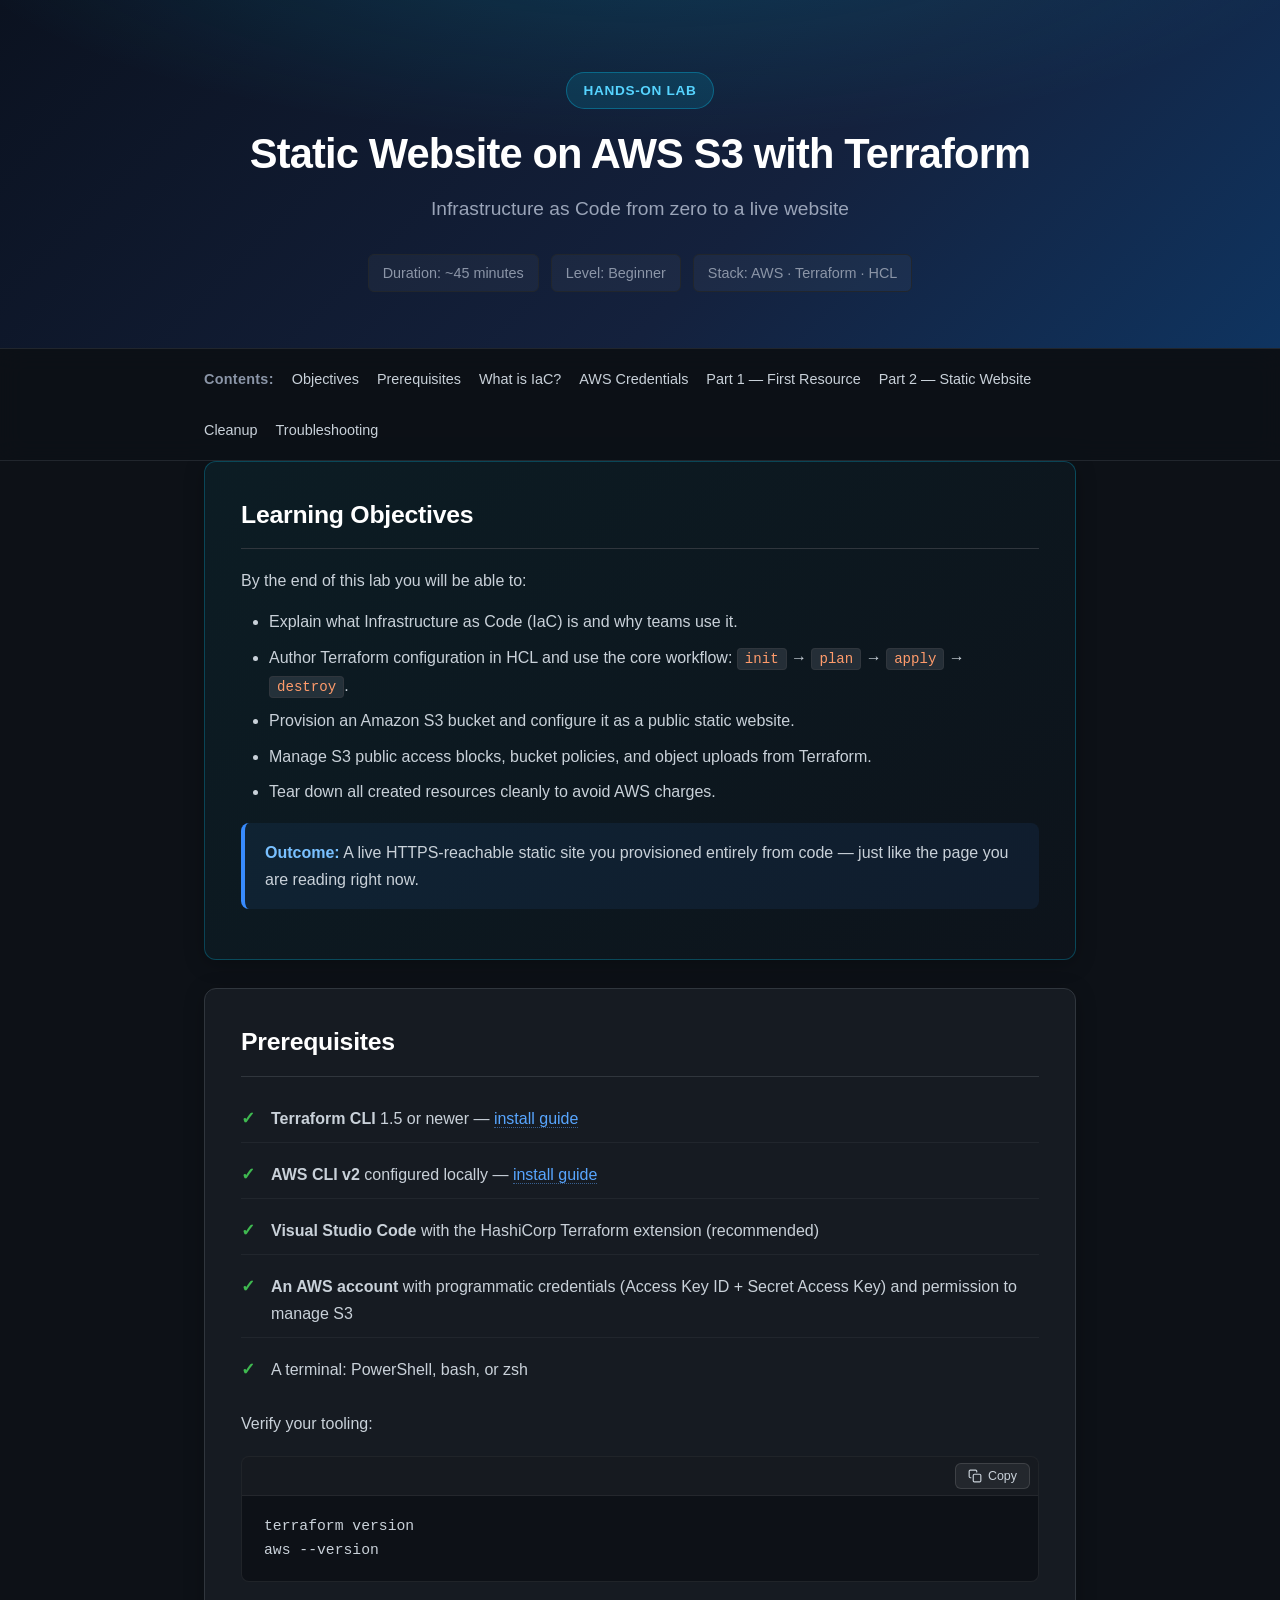
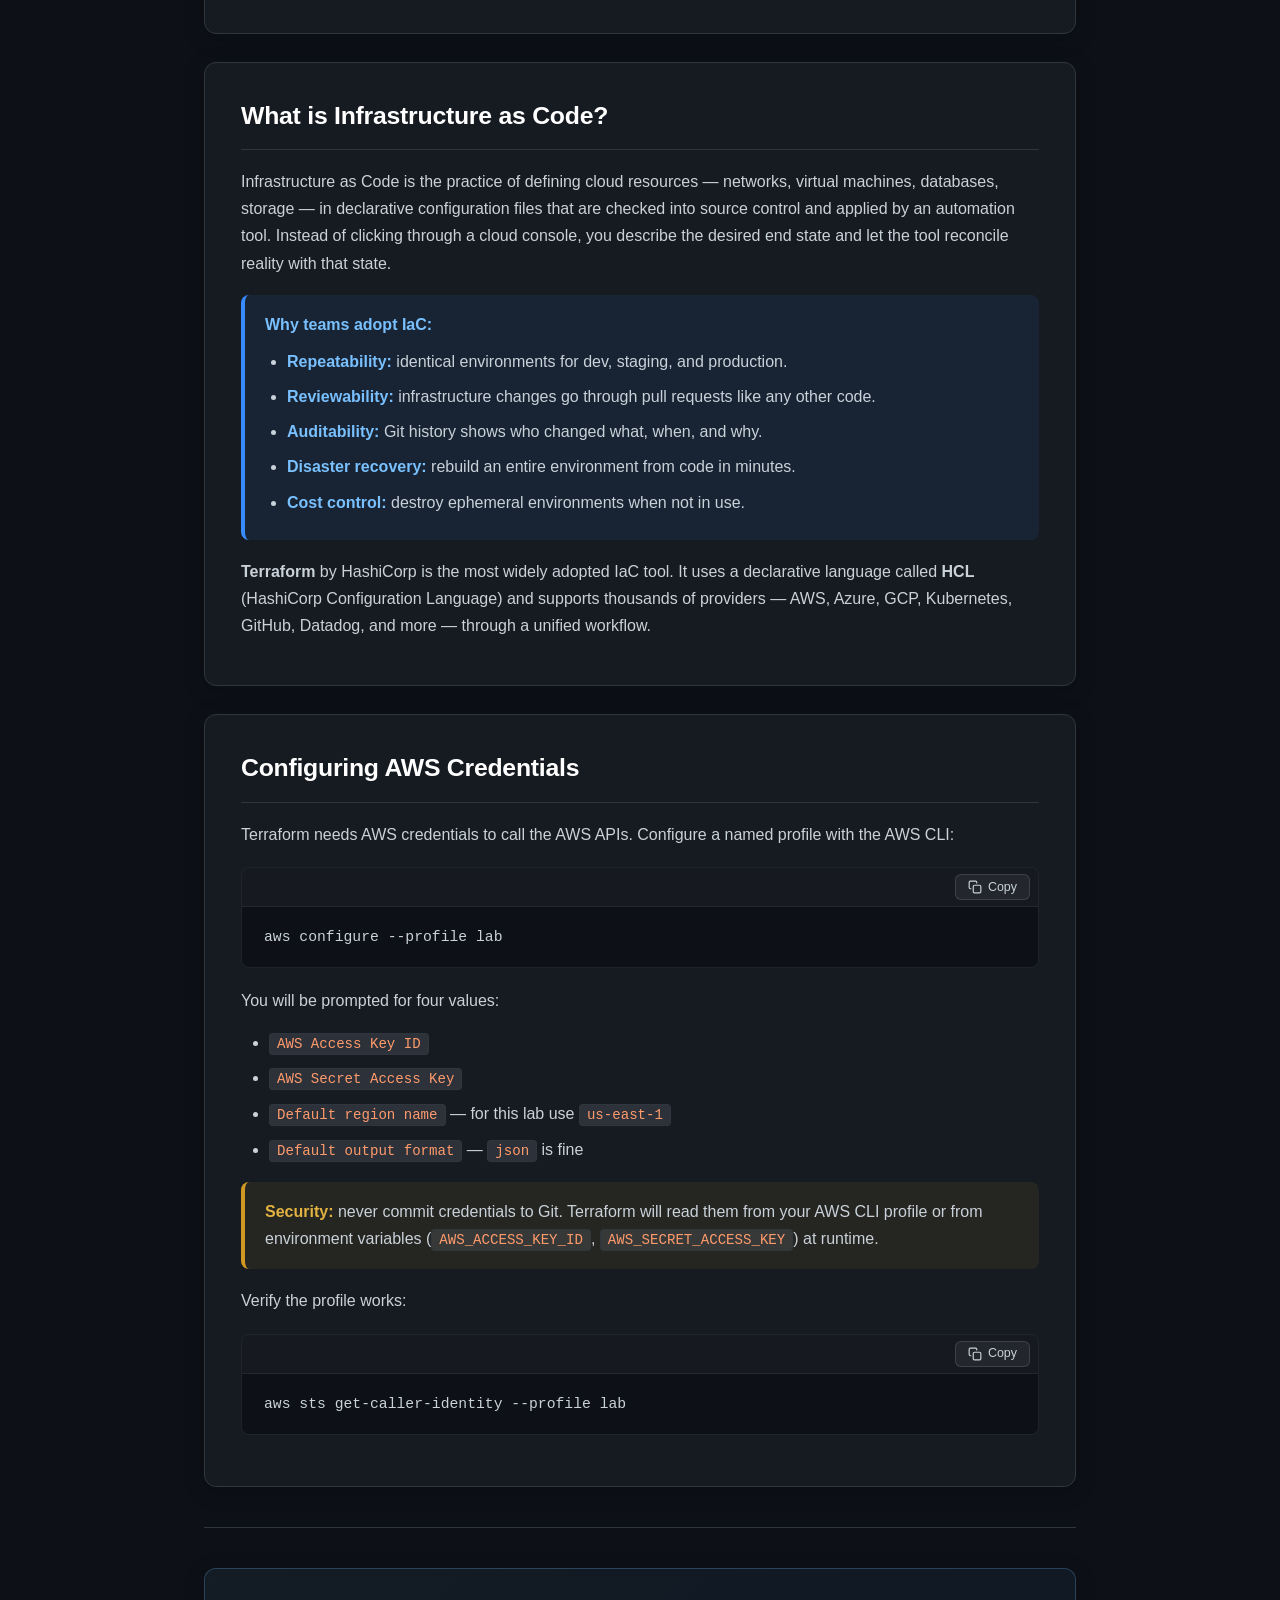
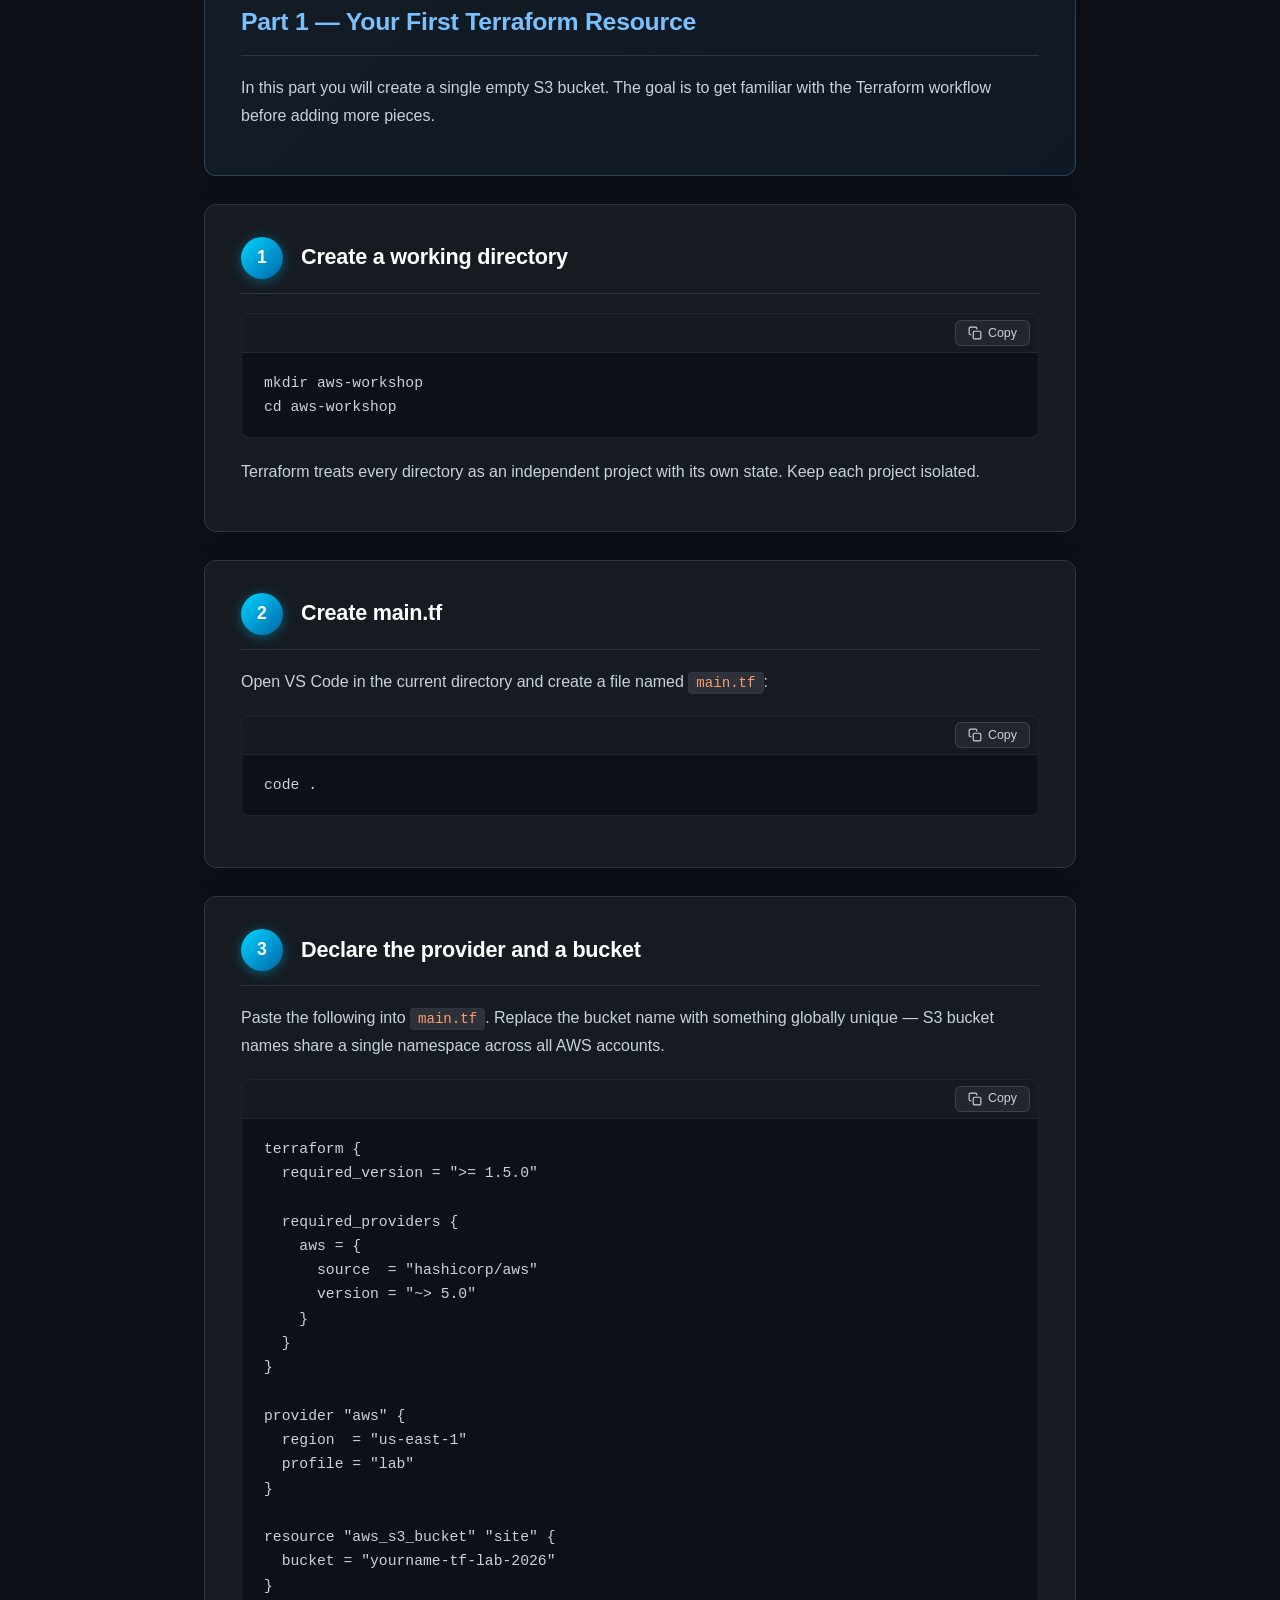
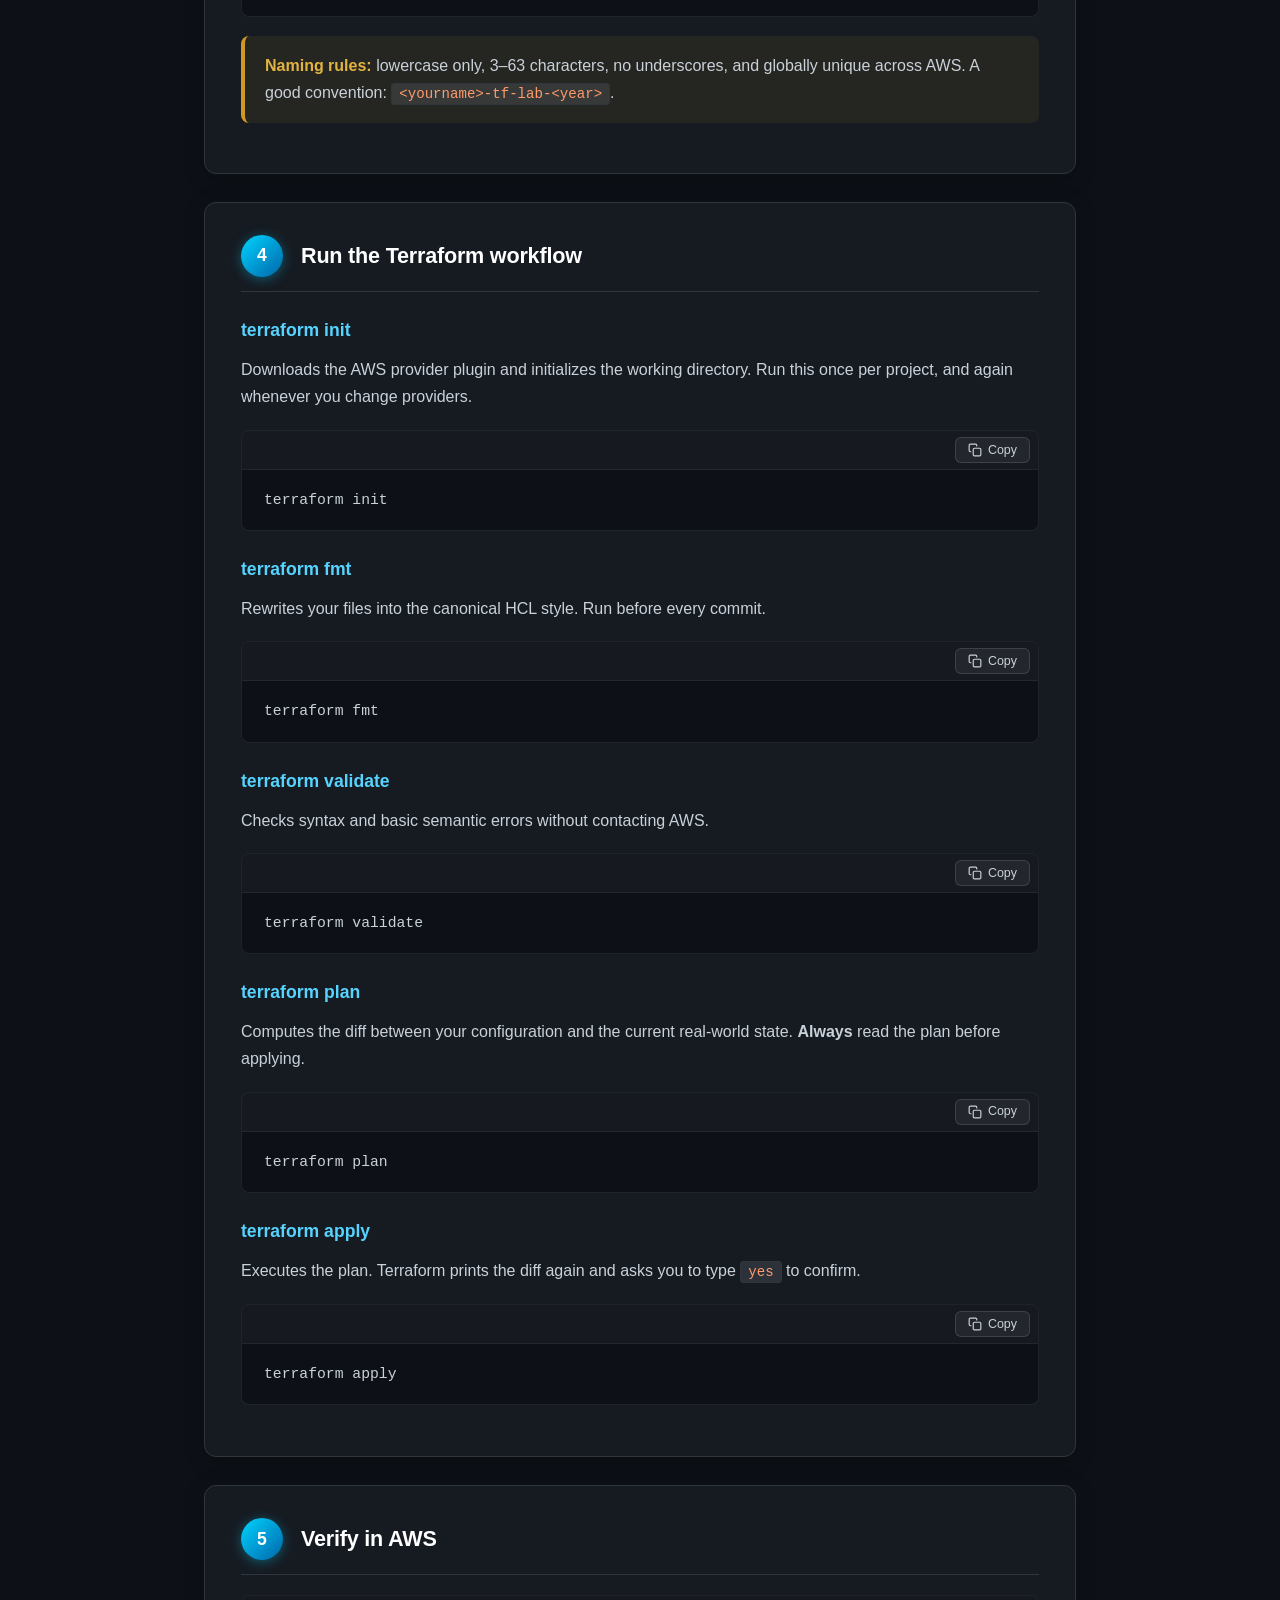
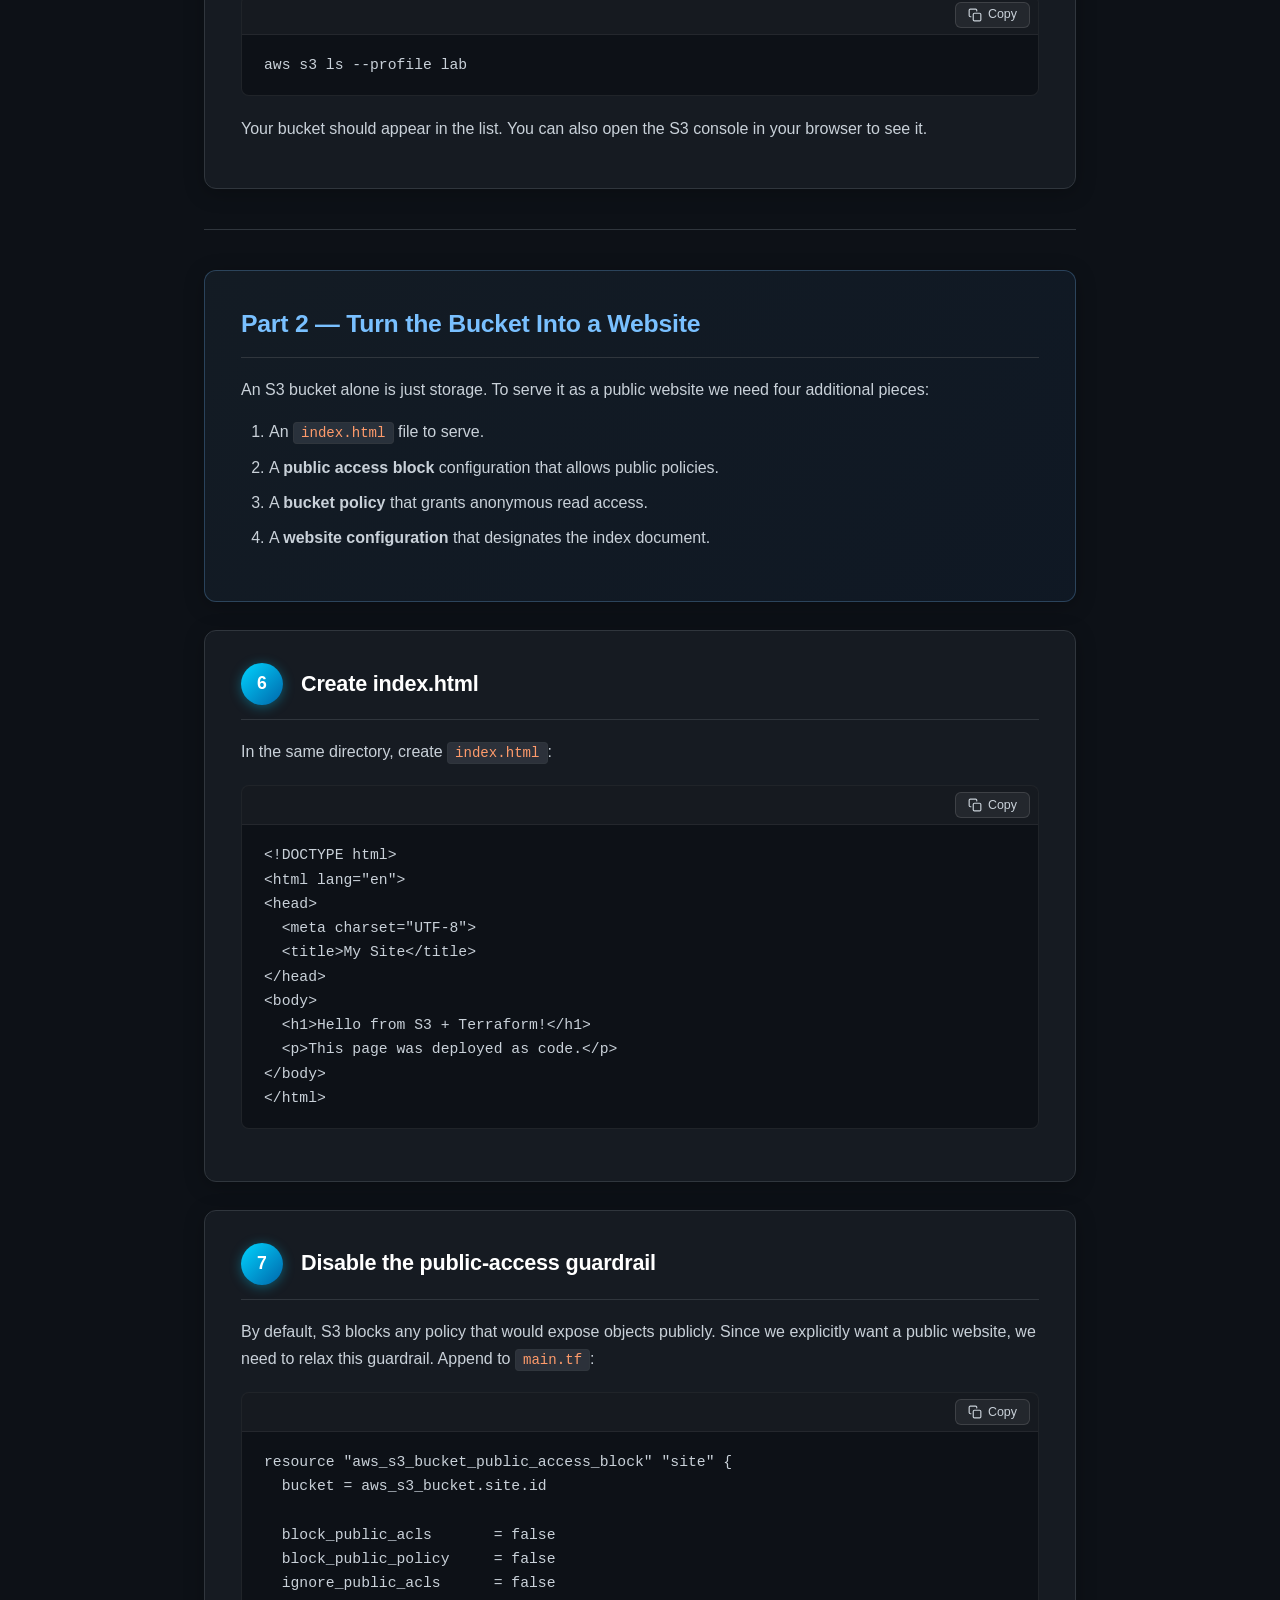
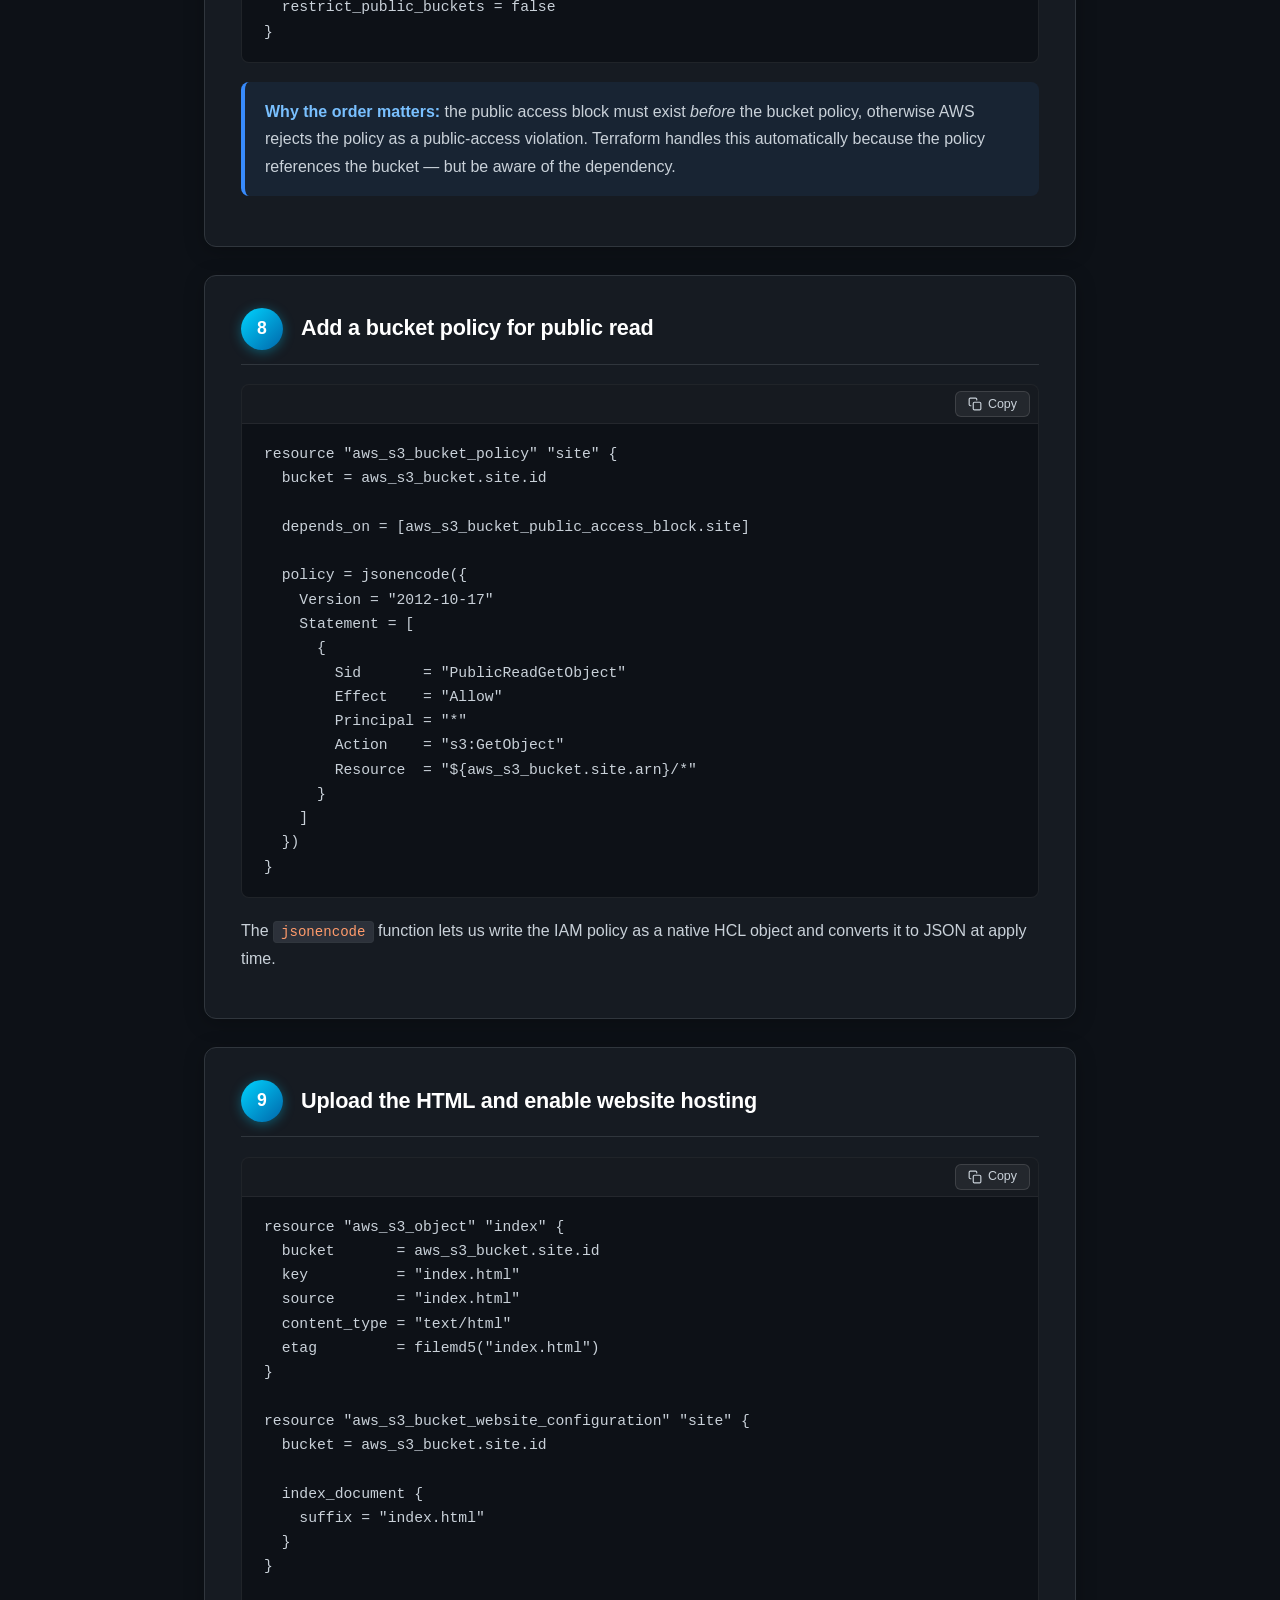
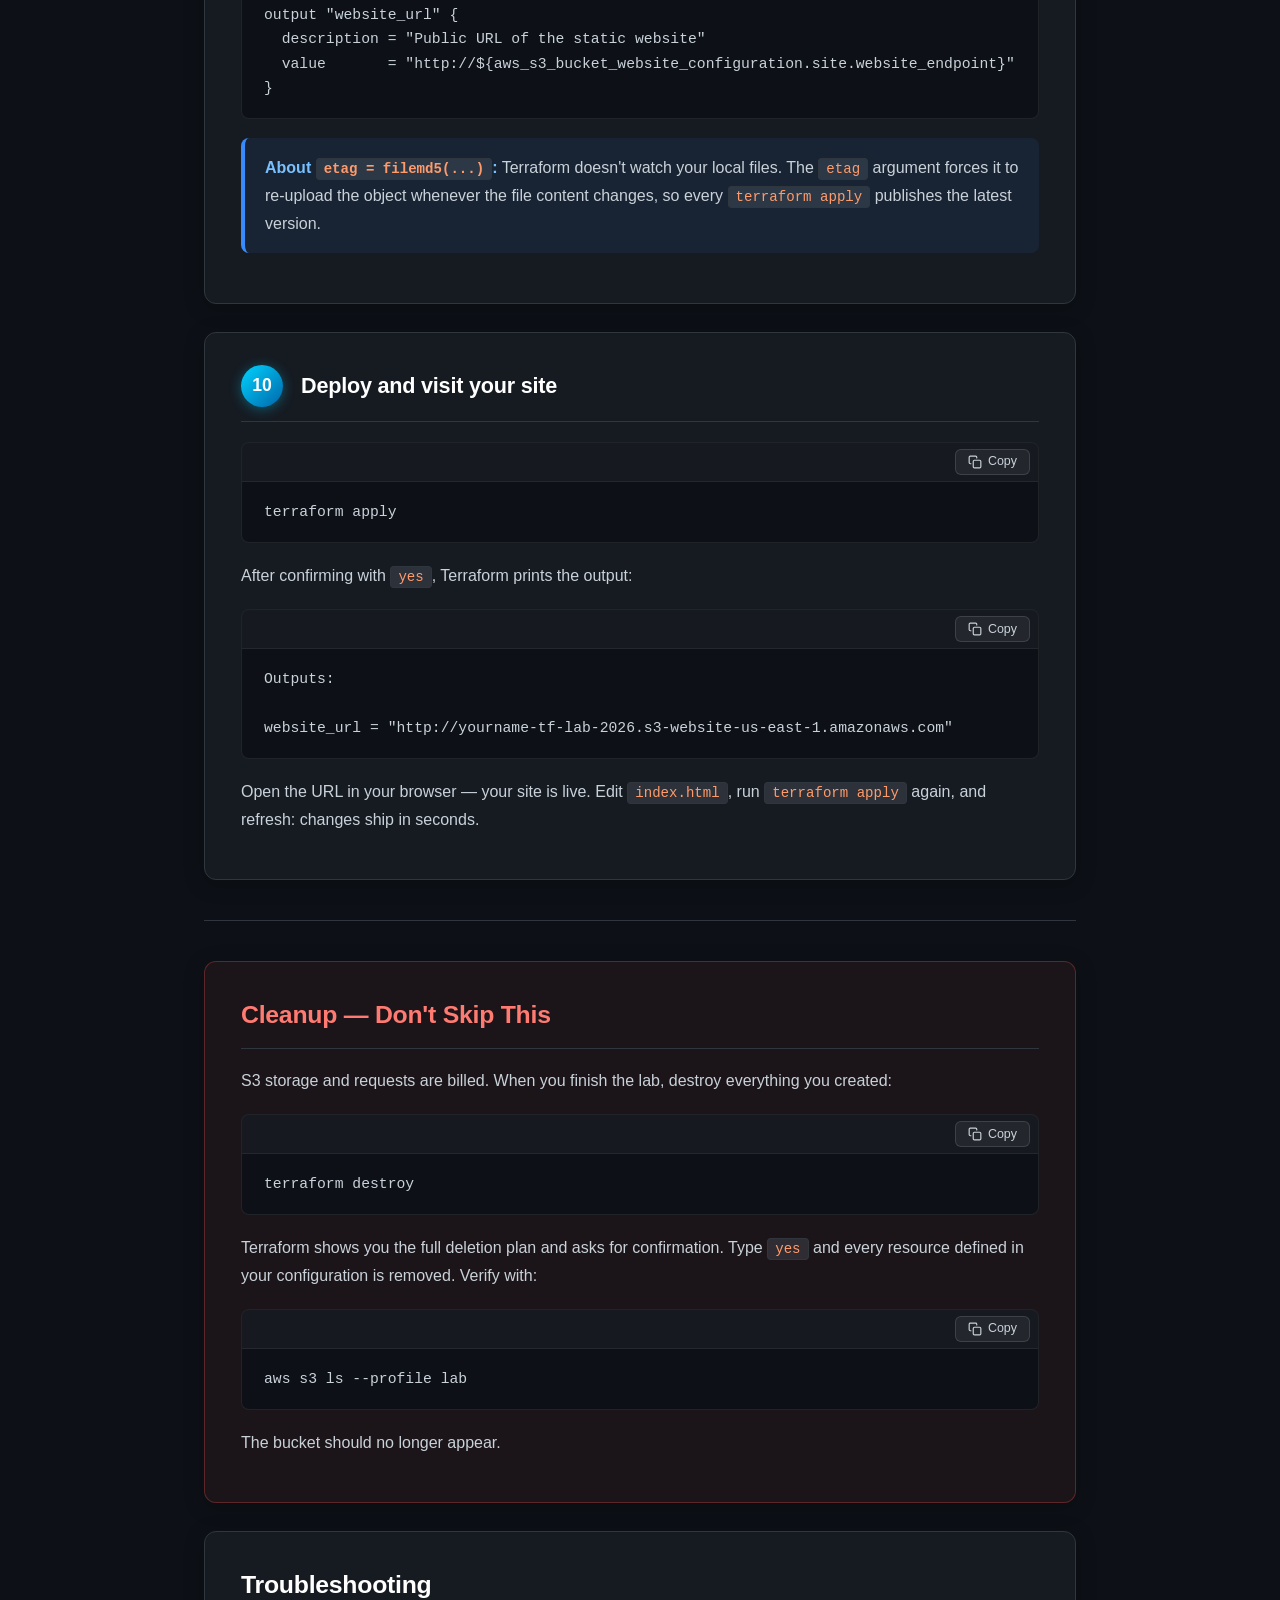
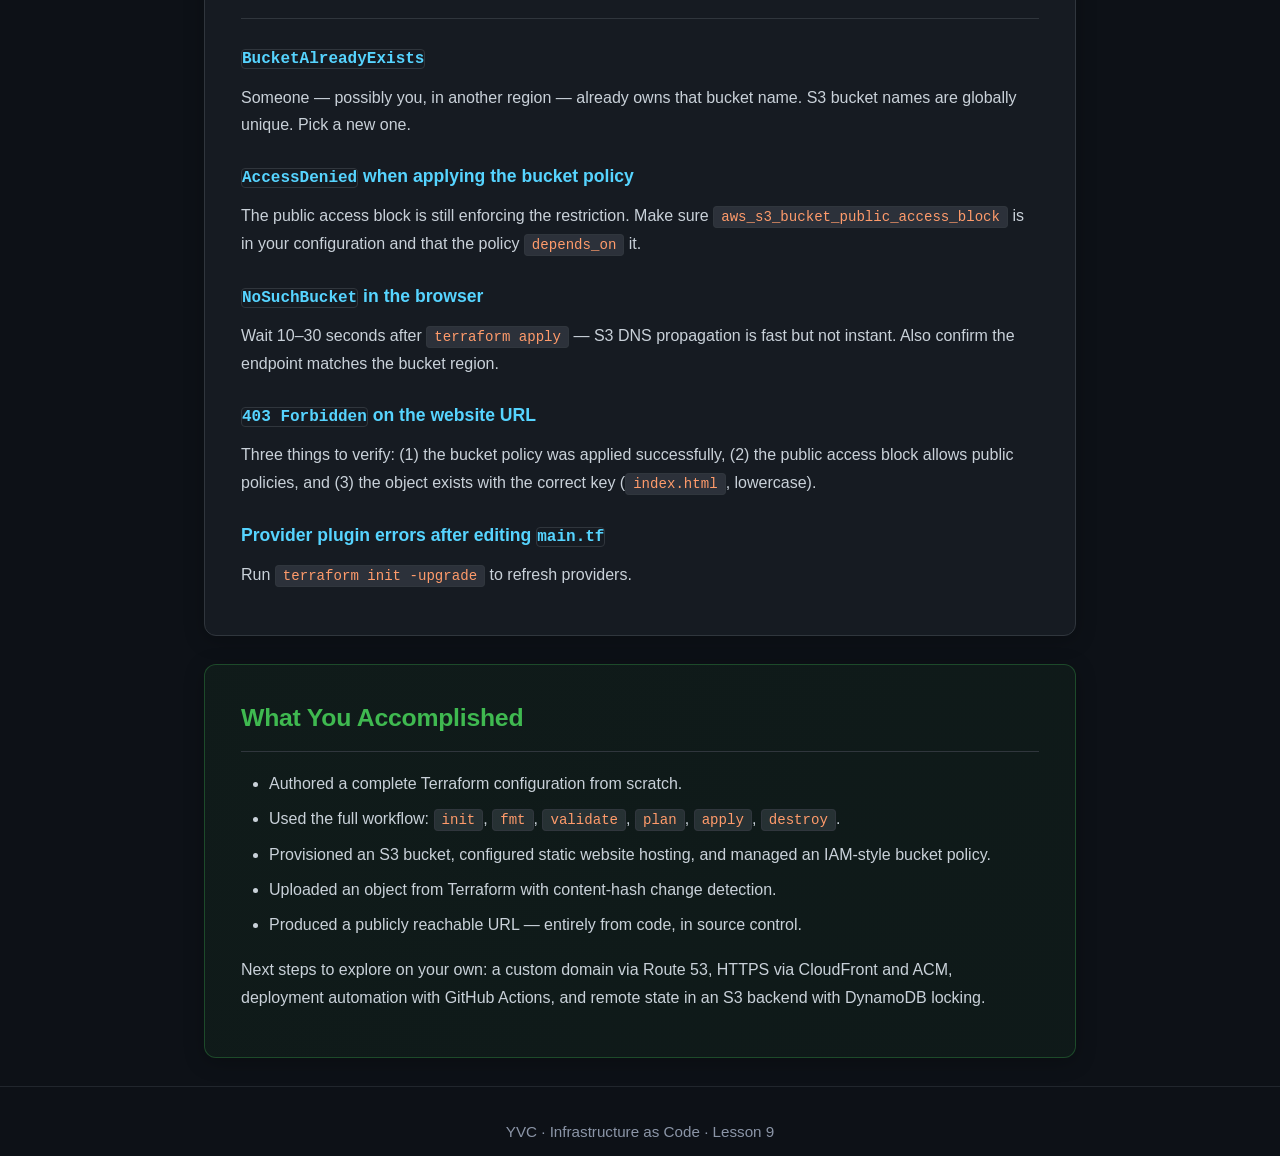
<file: website/index.html>
<!DOCTYPE html>
<html lang="en">
<head>
    <meta charset="UTF-8">
    <meta name="viewport" content="width=device-width, initial-scale=1.0">
    <title>Lab: Static Website on AWS S3 with Terraform</title>
    <link rel="stylesheet" href="style.css">
</head>
<body>
    <header>
        <div class="container">
            <div class="badge">Hands-On Lab</div>
            <h1>Static Website on AWS S3 with Terraform</h1>
            <p class="subtitle">Infrastructure as Code from zero to a live website</p>
            <div class="meta">
                <span>Duration: ~45 minutes</span>
                <span>Level: Beginner</span>
                <span>Stack: AWS · Terraform · HCL</span>
            </div>
        </div>
    </header>

    <nav class="toc">
        <div class="container">
            <strong>Contents:</strong>
            <a href="#objectives">Objectives</a>
            <a href="#prereqs">Prerequisites</a>
            <a href="#iac">What is IaC?</a>
            <a href="#credentials">AWS Credentials</a>
            <a href="#part1">Part 1 — First Resource</a>
            <a href="#part2">Part 2 — Static Website</a>
            <a href="#cleanup">Cleanup</a>
            <a href="#troubleshoot">Troubleshooting</a>
        </div>
    </nav>

    <main class="container">

        <section id="objectives" class="card intro">
            <h2>Learning Objectives</h2>
            <p>
                By the end of this lab you will be able to:
            </p>
            <ul>
                <li>Explain what Infrastructure as Code (IaC) is and why teams use it.</li>
                <li>Author Terraform configuration in HCL and use the core workflow: <code>init</code> → <code>plan</code> → <code>apply</code> → <code>destroy</code>.</li>
                <li>Provision an Amazon S3 bucket and configure it as a public static website.</li>
                <li>Manage S3 public access blocks, bucket policies, and object uploads from Terraform.</li>
                <li>Tear down all created resources cleanly to avoid AWS charges.</li>
            </ul>
            <div class="info-box">
                <strong>Outcome:</strong> A live HTTPS-reachable static site you provisioned entirely from code — just like the page you are reading right now.
            </div>
        </section>

        <section id="prereqs" class="card">
            <h2>Prerequisites</h2>
            <ul class="check-list">
                <li><strong>Terraform CLI</strong> 1.5 or newer — <a href="https://developer.hashicorp.com/terraform/install" target="_blank">install guide</a></li>
                <li><strong>AWS CLI v2</strong> configured locally — <a href="https://docs.aws.amazon.com/cli/latest/userguide/getting-started-install.html" target="_blank">install guide</a></li>
                <li><strong>Visual Studio Code</strong> with the HashiCorp Terraform extension (recommended)</li>
                <li><strong>An AWS account</strong> with programmatic credentials (Access Key ID + Secret Access Key) and permission to manage S3</li>
                <li>A terminal: PowerShell, bash, or zsh</li>
            </ul>
            <p>Verify your tooling:</p>
<pre><code>terraform version
aws --version</code></pre>
        </section>

        <section id="iac" class="card">
            <h2>What is Infrastructure as Code?</h2>
            <p>
                Infrastructure as Code is the practice of defining cloud resources — networks, virtual machines, databases, storage — in
                declarative configuration files that are checked into source control and applied by an automation tool.
                Instead of clicking through a cloud console, you describe the desired end state and let the tool reconcile reality with that state.
            </p>
            <div class="info-box">
                <strong>Why teams adopt IaC:</strong>
                <ul>
                    <li><strong>Repeatability:</strong> identical environments for dev, staging, and production.</li>
                    <li><strong>Reviewability:</strong> infrastructure changes go through pull requests like any other code.</li>
                    <li><strong>Auditability:</strong> Git history shows who changed what, when, and why.</li>
                    <li><strong>Disaster recovery:</strong> rebuild an entire environment from code in minutes.</li>
                    <li><strong>Cost control:</strong> destroy ephemeral environments when not in use.</li>
                </ul>
            </div>
            <p>
                <strong>Terraform</strong> by HashiCorp is the most widely adopted IaC tool. It uses a declarative language called
                <strong>HCL</strong> (HashiCorp Configuration Language) and supports thousands of providers — AWS, Azure, GCP, Kubernetes,
                GitHub, Datadog, and more — through a unified workflow.
            </p>
        </section>

        <section id="credentials" class="card">
            <h2>Configuring AWS Credentials</h2>
            <p>Terraform needs AWS credentials to call the AWS APIs. Configure a named profile with the AWS CLI:</p>
<pre><code>aws configure --profile lab</code></pre>
            <p>You will be prompted for four values:</p>
            <ul>
                <li><code>AWS Access Key ID</code></li>
                <li><code>AWS Secret Access Key</code></li>
                <li><code>Default region name</code> — for this lab use <code>us-east-1</code></li>
                <li><code>Default output format</code> — <code>json</code> is fine</li>
            </ul>
            <div class="warning-box">
                <strong>Security:</strong> never commit credentials to Git. Terraform will read them from your AWS CLI profile or from
                environment variables (<code>AWS_ACCESS_KEY_ID</code>, <code>AWS_SECRET_ACCESS_KEY</code>) at runtime.
            </div>
            <p>Verify the profile works:</p>
<pre><code>aws sts get-caller-identity --profile lab</code></pre>
        </section>

        <hr>

        <section id="part1" class="card highlight">
            <h2>Part 1 — Your First Terraform Resource</h2>
            <p>
                In this part you will create a single empty S3 bucket. The goal is to get familiar with the Terraform workflow
                before adding more pieces.
            </p>
        </section>

        <section class="card step">
            <div class="step-header">
                <span class="step-num">1</span>
                <h2>Create a working directory</h2>
            </div>
<pre><code>mkdir aws-workshop
cd aws-workshop</code></pre>
            <p>Terraform treats every directory as an independent project with its own state. Keep each project isolated.</p>
        </section>

        <section class="card step">
            <div class="step-header">
                <span class="step-num">2</span>
                <h2>Create main.tf</h2>
            </div>
            <p>Open VS Code in the current directory and create a file named <code>main.tf</code>:</p>
<pre><code>code .</code></pre>
        </section>

        <section class="card step">
            <div class="step-header">
                <span class="step-num">3</span>
                <h2>Declare the provider and a bucket</h2>
            </div>
            <p>Paste the following into <code>main.tf</code>. Replace the bucket name with something globally unique — S3 bucket names share a single namespace across all AWS accounts.</p>
<pre><code>terraform {
  required_version = "&gt;= 1.5.0"

  required_providers {
    aws = {
      source  = "hashicorp/aws"
      version = "~&gt; 5.0"
    }
  }
}

provider "aws" {
  region  = "us-east-1"
  profile = "lab"
}

resource "aws_s3_bucket" "site" {
  bucket = "yourname-tf-lab-2026"
}</code></pre>
            <div class="warning-box">
                <strong>Naming rules:</strong> lowercase only, 3–63 characters, no underscores, and globally unique across AWS.
                A good convention: <code>&lt;yourname&gt;-tf-lab-&lt;year&gt;</code>.
            </div>
        </section>

        <section class="card step">
            <div class="step-header">
                <span class="step-num">4</span>
                <h2>Run the Terraform workflow</h2>
            </div>

            <h3>terraform init</h3>
            <p>Downloads the AWS provider plugin and initializes the working directory. Run this once per project, and again whenever you change providers.</p>
<pre><code>terraform init</code></pre>

            <h3>terraform fmt</h3>
            <p>Rewrites your files into the canonical HCL style. Run before every commit.</p>
<pre><code>terraform fmt</code></pre>

            <h3>terraform validate</h3>
            <p>Checks syntax and basic semantic errors without contacting AWS.</p>
<pre><code>terraform validate</code></pre>

            <h3>terraform plan</h3>
            <p>Computes the diff between your configuration and the current real-world state. <strong>Always</strong> read the plan before applying.</p>
<pre><code>terraform plan</code></pre>

            <h3>terraform apply</h3>
            <p>Executes the plan. Terraform prints the diff again and asks you to type <code>yes</code> to confirm.</p>
<pre><code>terraform apply</code></pre>
        </section>

        <section class="card step">
            <div class="step-header">
                <span class="step-num">5</span>
                <h2>Verify in AWS</h2>
            </div>
<pre><code>aws s3 ls --profile lab</code></pre>
            <p>Your bucket should appear in the list. You can also open the S3 console in your browser to see it.</p>
        </section>

        <hr>

        <section id="part2" class="card highlight">
            <h2>Part 2 — Turn the Bucket Into a Website</h2>
            <p>
                An S3 bucket alone is just storage. To serve it as a public website we need four additional pieces:
            </p>
            <ol>
                <li>An <code>index.html</code> file to serve.</li>
                <li>A <strong>public access block</strong> configuration that allows public policies.</li>
                <li>A <strong>bucket policy</strong> that grants anonymous read access.</li>
                <li>A <strong>website configuration</strong> that designates the index document.</li>
            </ol>
        </section>

        <section class="card step">
            <div class="step-header">
                <span class="step-num">6</span>
                <h2>Create index.html</h2>
            </div>
            <p>In the same directory, create <code>index.html</code>:</p>
<pre><code>&lt;!DOCTYPE html&gt;
&lt;html lang="en"&gt;
&lt;head&gt;
  &lt;meta charset="UTF-8"&gt;
  &lt;title&gt;My Site&lt;/title&gt;
&lt;/head&gt;
&lt;body&gt;
  &lt;h1&gt;Hello from S3 + Terraform!&lt;/h1&gt;
  &lt;p&gt;This page was deployed as code.&lt;/p&gt;
&lt;/body&gt;
&lt;/html&gt;</code></pre>
        </section>

        <section class="card step">
            <div class="step-header">
                <span class="step-num">7</span>
                <h2>Disable the public-access guardrail</h2>
            </div>
            <p>
                By default, S3 blocks any policy that would expose objects publicly. Since we explicitly want a public website,
                we need to relax this guardrail. Append to <code>main.tf</code>:
            </p>
<pre><code>resource "aws_s3_bucket_public_access_block" "site" {
  bucket = aws_s3_bucket.site.id

  block_public_acls       = false
  block_public_policy     = false
  ignore_public_acls      = false
  restrict_public_buckets = false
}</code></pre>
            <div class="info-box">
                <strong>Why the order matters:</strong> the public access block must exist <em>before</em> the bucket policy,
                otherwise AWS rejects the policy as a public-access violation. Terraform handles this automatically because the
                policy references the bucket — but be aware of the dependency.
            </div>
        </section>

        <section class="card step">
            <div class="step-header">
                <span class="step-num">8</span>
                <h2>Add a bucket policy for public read</h2>
            </div>
<pre><code>resource "aws_s3_bucket_policy" "site" {
  bucket = aws_s3_bucket.site.id

  depends_on = [aws_s3_bucket_public_access_block.site]

  policy = jsonencode({
    Version = "2012-10-17"
    Statement = [
      {
        Sid       = "PublicReadGetObject"
        Effect    = "Allow"
        Principal = "*"
        Action    = "s3:GetObject"
        Resource  = "${aws_s3_bucket.site.arn}/*"
      }
    ]
  })
}</code></pre>
            <p>The <code>jsonencode</code> function lets us write the IAM policy as a native HCL object and converts it to JSON at apply time.</p>
        </section>

        <section class="card step">
            <div class="step-header">
                <span class="step-num">9</span>
                <h2>Upload the HTML and enable website hosting</h2>
            </div>
<pre><code>resource "aws_s3_object" "index" {
  bucket       = aws_s3_bucket.site.id
  key          = "index.html"
  source       = "index.html"
  content_type = "text/html"
  etag         = filemd5("index.html")
}

resource "aws_s3_bucket_website_configuration" "site" {
  bucket = aws_s3_bucket.site.id

  index_document {
    suffix = "index.html"
  }
}

output "website_url" {
  description = "Public URL of the static website"
  value       = "http://${aws_s3_bucket_website_configuration.site.website_endpoint}"
}</code></pre>
            <div class="info-box">
                <strong>About <code>etag = filemd5(...)</code>:</strong> Terraform doesn't watch your local files. The <code>etag</code>
                argument forces it to re-upload the object whenever the file content changes, so every <code>terraform apply</code> publishes the latest version.
            </div>
        </section>

        <section class="card step">
            <div class="step-header">
                <span class="step-num">10</span>
                <h2>Deploy and visit your site</h2>
            </div>
<pre><code>terraform apply</code></pre>
            <p>After confirming with <code>yes</code>, Terraform prints the output:</p>
<pre><code>Outputs:

website_url = "http://yourname-tf-lab-2026.s3-website-us-east-1.amazonaws.com"</code></pre>
            <p>Open the URL in your browser — your site is live. Edit <code>index.html</code>, run <code>terraform apply</code> again, and refresh: changes ship in seconds.</p>
        </section>

        <hr>

        <section id="cleanup" class="card danger">
            <h2>Cleanup — Don't Skip This</h2>
            <p>
                S3 storage and requests are billed. When you finish the lab, destroy everything you created:
            </p>
<pre><code>terraform destroy</code></pre>
            <p>
                Terraform shows you the full deletion plan and asks for confirmation. Type <code>yes</code> and every resource defined in your
                configuration is removed. Verify with:
            </p>
<pre><code>aws s3 ls --profile lab</code></pre>
            <p>The bucket should no longer appear.</p>
        </section>

        <section id="troubleshoot" class="card">
            <h2>Troubleshooting</h2>

            <h3><code>BucketAlreadyExists</code></h3>
            <p>Someone — possibly you, in another region — already owns that bucket name. S3 bucket names are globally unique. Pick a new one.</p>

            <h3><code>AccessDenied</code> when applying the bucket policy</h3>
            <p>The public access block is still enforcing the restriction. Make sure <code>aws_s3_bucket_public_access_block</code> is in your configuration and that the policy <code>depends_on</code> it.</p>

            <h3><code>NoSuchBucket</code> in the browser</h3>
            <p>Wait 10–30 seconds after <code>terraform apply</code> — S3 DNS propagation is fast but not instant. Also confirm the endpoint matches the bucket region.</p>

            <h3><code>403 Forbidden</code> on the website URL</h3>
            <p>Three things to verify: (1) the bucket policy was applied successfully, (2) the public access block allows public policies, and (3) the object exists with the correct key (<code>index.html</code>, lowercase).</p>

            <h3>Provider plugin errors after editing <code>main.tf</code></h3>
            <p>Run <code>terraform init -upgrade</code> to refresh providers.</p>
        </section>

        <section class="card success">
            <h2>What You Accomplished</h2>
            <ul>
                <li>Authored a complete Terraform configuration from scratch.</li>
                <li>Used the full workflow: <code>init</code>, <code>fmt</code>, <code>validate</code>, <code>plan</code>, <code>apply</code>, <code>destroy</code>.</li>
                <li>Provisioned an S3 bucket, configured static website hosting, and managed an IAM-style bucket policy.</li>
                <li>Uploaded an object from Terraform with content-hash change detection.</li>
                <li>Produced a publicly reachable URL — entirely from code, in source control.</li>
            </ul>
            <p>
                Next steps to explore on your own: a custom domain via Route 53, HTTPS via CloudFront and ACM,
                deployment automation with GitHub Actions, and remote state in an S3 backend with DynamoDB locking.
            </p>
        </section>

    </main>

    <footer>
        <div class="container">
            <p>YVC · Infrastructure as Code · Lesson 9</p>
        </div>
    </footer>
    <script>
    (function () {
      const ICON_COPY = '<svg viewBox="0 0 24 24" width="14" height="14" fill="none" stroke="currentColor" stroke-width="2" stroke-linecap="round" stroke-linejoin="round" aria-hidden="true"><rect x="9" y="9" width="13" height="13" rx="2" ry="2"></rect><path d="M5 15H4a2 2 0 0 1-2-2V4a2 2 0 0 1 2-2h9a2 2 0 0 1 2 2v1"></path></svg>';
      const ICON_OK = '<svg viewBox="0 0 24 24" width="14" height="14" fill="none" stroke="currentColor" stroke-width="2.5" stroke-linecap="round" stroke-linejoin="round" aria-hidden="true"><polyline points="20 6 9 17 4 12"></polyline></svg>';

      document.querySelectorAll('pre').forEach(function (pre) {
        // Wrap the <pre> in a container and put the button in a header bar
        // ABOVE it, so selecting the code with the mouse never includes the
        // button text.
        const wrapper = document.createElement('div');
        wrapper.className = 'code-block';
        const header = document.createElement('div');
        header.className = 'code-header';

        const btn = document.createElement('button');
        btn.type = 'button';
        btn.className = 'copy-btn';
        btn.setAttribute('aria-label', 'Copy code to clipboard');
        btn.innerHTML = ICON_COPY + '<span>Copy</span>';

        header.appendChild(btn);
        pre.parentNode.insertBefore(wrapper, pre);
        wrapper.appendChild(header);
        wrapper.appendChild(pre);

        btn.addEventListener('click', async function () {
          const codeEl = pre.querySelector('code') || pre;
          const text = codeEl.innerText.replace(/\s+$/, '');
          try {
            await navigator.clipboard.writeText(text);
          } catch (_) {
            const ta = document.createElement('textarea');
            ta.value = text;
            ta.style.position = 'fixed';
            ta.style.opacity = '0';
            document.body.appendChild(ta);
            ta.select();
            try { document.execCommand('copy'); } catch (e) {}
            ta.remove();
          }
          btn.classList.add('copied');
          btn.innerHTML = ICON_OK + '<span>Copied!</span>';
          setTimeout(function () {
            btn.classList.remove('copied');
            btn.innerHTML = ICON_COPY + '<span>Copy</span>';
          }, 1600);
        });
      });
    })();
    </script></body>
</html>
</file>
<file: website/style.css>
* {
    margin: 0;
    padding: 0;
    box-sizing: border-box;
}

html {
    scroll-behavior: smooth;
    scroll-padding-top: 80px;
}

body {
    font-family: -apple-system, BlinkMacSystemFont, 'Inter', 'Segoe UI', Roboto, Helvetica, Arial, sans-serif;
    background: #0d1117;
    color: #c9d1d9;
    line-height: 1.7;
    min-height: 100vh;
    -webkit-font-smoothing: antialiased;
    -moz-osx-font-smoothing: grayscale;
}

.container {
    max-width: 920px;
    margin: 0 auto;
    padding: 0 24px;
}

/* ───────── Header ───────── */
header {
    background:
        radial-gradient(1200px 400px at 50% -100px, rgba(0, 212, 255, 0.18), transparent 60%),
        linear-gradient(135deg, #0b1220 0%, #14213d 60%, #0f3460 100%);
    padding: 72px 0 56px;
    text-align: center;
    border-bottom: 1px solid #21262d;
}

.badge {
    display: inline-block;
    background: rgba(0, 212, 255, 0.12);
    color: #56d4ff;
    padding: 6px 16px;
    border-radius: 999px;
    font-size: 0.85rem;
    font-weight: 600;
    letter-spacing: 0.05em;
    text-transform: uppercase;
    margin-bottom: 20px;
    border: 1px solid rgba(0, 212, 255, 0.3);
}

header h1 {
    font-size: 2.6rem;
    color: #ffffff;
    margin-bottom: 14px;
    font-weight: 700;
    letter-spacing: -0.02em;
    line-height: 1.2;
}

.subtitle {
    font-size: 1.2rem;
    color: #9aa4b8;
    margin-bottom: 28px;
    font-weight: 400;
}

.meta {
    display: flex;
    justify-content: center;
    gap: 12px;
    flex-wrap: wrap;
    font-size: 0.9rem;
    color: #8b95a7;
}

.meta span {
    background: rgba(255, 255, 255, 0.04);
    border: 1px solid #21262d;
    padding: 6px 14px;
    border-radius: 6px;
}

/* ───────── TOC ───────── */
.toc {
    background: rgba(13, 17, 23, 0.92);
    backdrop-filter: blur(12px);
    -webkit-backdrop-filter: blur(12px);
    border-bottom: 1px solid #21262d;
    position: sticky;
    top: 0;
    z-index: 50;
    padding: 14px 0;
}

.toc .container {
    display: flex;
    align-items: center;
    gap: 18px;
    flex-wrap: wrap;
    font-size: 0.9rem;
}

.toc strong {
    color: #8b95a7;
    font-weight: 600;
    letter-spacing: 0.02em;
}

.toc a {
    color: #c9d1d9;
    text-decoration: none;
    border-bottom: none;
    padding: 4px 0;
    transition: color 0.15s ease;
}

.toc a:hover {
    color: #56d4ff;
}

/* ───────── Main ───────── */
main {
    padding: 48px 0 64px;
}

.card {
    background: #161b22;
    border: 1px solid #30363d;
    border-radius: 12px;
    padding: 32px 36px;
    margin-bottom: 28px;
    box-shadow: 0 4px 20px rgba(0, 0, 0, 0.25);
}

.card h2 {
    color: #ffffff;
    font-size: 1.55rem;
    margin-bottom: 18px;
    padding-bottom: 12px;
    border-bottom: 1px solid #30363d;
    font-weight: 700;
    letter-spacing: -0.01em;
}

.card h3 {
    color: #56d4ff;
    font-size: 1.1rem;
    margin: 24px 0 10px;
    font-weight: 600;
}

.card h3 code {
    font-size: 1rem;
    background: transparent;
    color: inherit;
    padding: 0;
}

.card p {
    margin-bottom: 14px;
    color: #c9d1d9;
}

.card ul, .card ol {
    margin: 14px 0 18px 28px;
    color: #c9d1d9;
}

.card li {
    margin-bottom: 8px;
}

.check-list {
    list-style: none;
    margin: 16px 0 !important;
}

.check-list li {
    padding: 10px 0 10px 30px;
    border-bottom: 1px solid #21262d;
    position: relative;
}

.check-list li::before {
    content: "✓";
    color: #3fb950;
    font-weight: 700;
    position: absolute;
    left: 0;
    top: 10px;
    font-size: 1.05rem;
}

.check-list li:last-child {
    border-bottom: none;
}

/* ───────── Code ───────── */
pre {
    background: #010409;
    border: 1px solid #30363d;
    border-radius: 8px;
    padding: 18px 22px;
    overflow-x: auto;
    margin: 14px 0 20px;
}

pre code {
    color: #c9d1d9;
    font-family: 'Fira Code', 'JetBrains Mono', 'Cascadia Code', Consolas, Monaco, 'Courier New', monospace;
    font-size: 0.92rem;
    line-height: 1.65;
    background: transparent;
    padding: 0;
    border: none;
}

code {
    background: rgba(110, 118, 129, 0.25);
    color: #ff9b6b;
    padding: 2px 7px;
    border-radius: 4px;
    font-family: 'Fira Code', 'JetBrains Mono', Consolas, Monaco, monospace;
    font-size: 0.88em;
    border: 1px solid #30363d;
}

/* ───────── Callout boxes ───────── */
.info-box, .warning-box, .note {
    border-radius: 8px;
    padding: 16px 20px;
    margin: 18px 0;
    border-left: 4px solid;
}

.info-box {
    background: rgba(56, 139, 253, 0.08);
    border-left-color: #388bfd;
}

.info-box strong:first-child {
    color: #79c0ff;
}

.warning-box {
    background: rgba(210, 153, 34, 0.08);
    border-left-color: #d29922;
}

.warning-box strong:first-child {
    color: #e3b341;
}

.note {
    background: rgba(63, 185, 80, 0.08);
    border-left-color: #3fb950;
    font-size: 0.95rem;
}

.info-box ul, .warning-box ul {
    margin: 10px 0 0 22px !important;
}

/* ───────── Steps ───────── */
.step-header {
    display: flex;
    align-items: center;
    gap: 18px;
    margin-bottom: 18px;
    padding-bottom: 14px;
    border-bottom: 1px solid #30363d;
}

.step-num {
    background: linear-gradient(135deg, #00d4ff, #0066aa);
    color: white;
    width: 42px;
    height: 42px;
    border-radius: 50%;
    display: flex;
    align-items: center;
    justify-content: center;
    font-weight: 700;
    font-size: 1.1rem;
    flex-shrink: 0;
    box-shadow: 0 2px 12px rgba(0, 212, 255, 0.35);
}

.step-header h2 {
    margin: 0;
    padding: 0;
    border: none;
    font-size: 1.35rem;
}

/* ───────── Special cards ───────── */
.intro {
    background: linear-gradient(135deg, rgba(0, 212, 255, 0.06), rgba(15, 52, 96, 0.06));
    border: 1px solid rgba(0, 212, 255, 0.25);
}

.highlight {
    background: linear-gradient(135deg, rgba(121, 192, 255, 0.06), rgba(56, 139, 253, 0.06));
    border: 1px solid rgba(121, 192, 255, 0.25);
}

.highlight h2 {
    color: #79c0ff;
}

.danger {
    background: rgba(248, 81, 73, 0.06);
    border: 1px solid rgba(248, 81, 73, 0.3);
}

.danger h2 {
    color: #ff7b72;
}

.success {
    background: linear-gradient(135deg, rgba(63, 185, 80, 0.06), rgba(46, 160, 67, 0.06));
    border: 1px solid rgba(63, 185, 80, 0.3);
}

.success h2 {
    color: #3fb950;
}

/* ───────── Links ───────── */
a {
    color: #58a6ff;
    text-decoration: none;
    border-bottom: 1px dotted rgba(88, 166, 255, 0.5);
    transition: color 0.15s ease, border-bottom-color 0.15s ease;
}

a:hover {
    color: #79c0ff;
    border-bottom-color: #79c0ff;
}

/* ───────── HR ───────── */
hr {
    border: none;
    border-top: 1px solid #30363d;
    margin: 40px 0;
}

/* ───────── Footer ───────── */
footer {
    background: #0d1117;
    border-top: 1px solid #21262d;
    padding: 32px 0;
    text-align: center;
    color: #8b95a7;
    font-size: 0.95rem;
}

/* ───────── Mobile ───────── */
@media (max-width: 720px) {
    header { padding: 56px 0 42px; }
    header h1 { font-size: 1.85rem; }
    .subtitle { font-size: 1rem; }
    .card { padding: 22px 20px; }
    .card h2 { font-size: 1.3rem; }
    .step-header h2 { font-size: 1.15rem; }
    .meta { gap: 8px; font-size: 0.82rem; }
    pre { font-size: 0.82rem; padding: 14px 16px; }
    pre code { font-size: 0.82rem; }
    .toc .container { font-size: 0.82rem; gap: 12px; }
}

/* ---------------------------------------------------------------------
   Copy-to-clipboard button — sits in a header bar ABOVE the code block
   so mouse-selection of the code never accidentally includes the button.
   --------------------------------------------------------------------- */
.code-block {
    margin: 1.2em 0;
    border-radius: 8px;
    overflow: hidden;
    border: 1px solid rgba(255, 255, 255, 0.08);
    background: #0d1117;
}

.code-block pre {
    margin: 0;
    border: none;
    border-radius: 0;
    background: transparent;
}

.code-header {
    display: flex;
    justify-content: flex-end;
    align-items: center;
    padding: 6px 8px;
    background: rgba(255, 255, 255, 0.04);
    border-bottom: 1px solid rgba(255, 255, 255, 0.06);
    user-select: none;
}

.copy-btn {
    display: inline-flex;
    align-items: center;
    gap: 6px;
    padding: 5px 12px;
    background: rgba(255, 255, 255, 0.06);
    color: #c9d1d9;
    border: 1px solid rgba(255, 255, 255, 0.12);
    border-radius: 6px;
    font-size: 0.78rem;
    font-weight: 500;
    font-family: inherit;
    line-height: 1;
    cursor: pointer;
    transition: background 0.15s ease, color 0.15s ease, border-color 0.15s ease;
}

.copy-btn:hover,
.copy-btn:focus-visible {
    background: rgba(255, 255, 255, 0.14);
    color: #ffffff;
    outline: none;
}

.copy-btn.copied {
    background: rgba(6, 182, 212, 0.18);
    color: #06b6d4;
    border-color: rgba(6, 182, 212, 0.4);
}

.copy-btn svg { display: block; flex-shrink: 0; }

@media (max-width: 600px) {
    .copy-btn { padding: 4px 10px; font-size: 0.72rem; }
}
</file>
